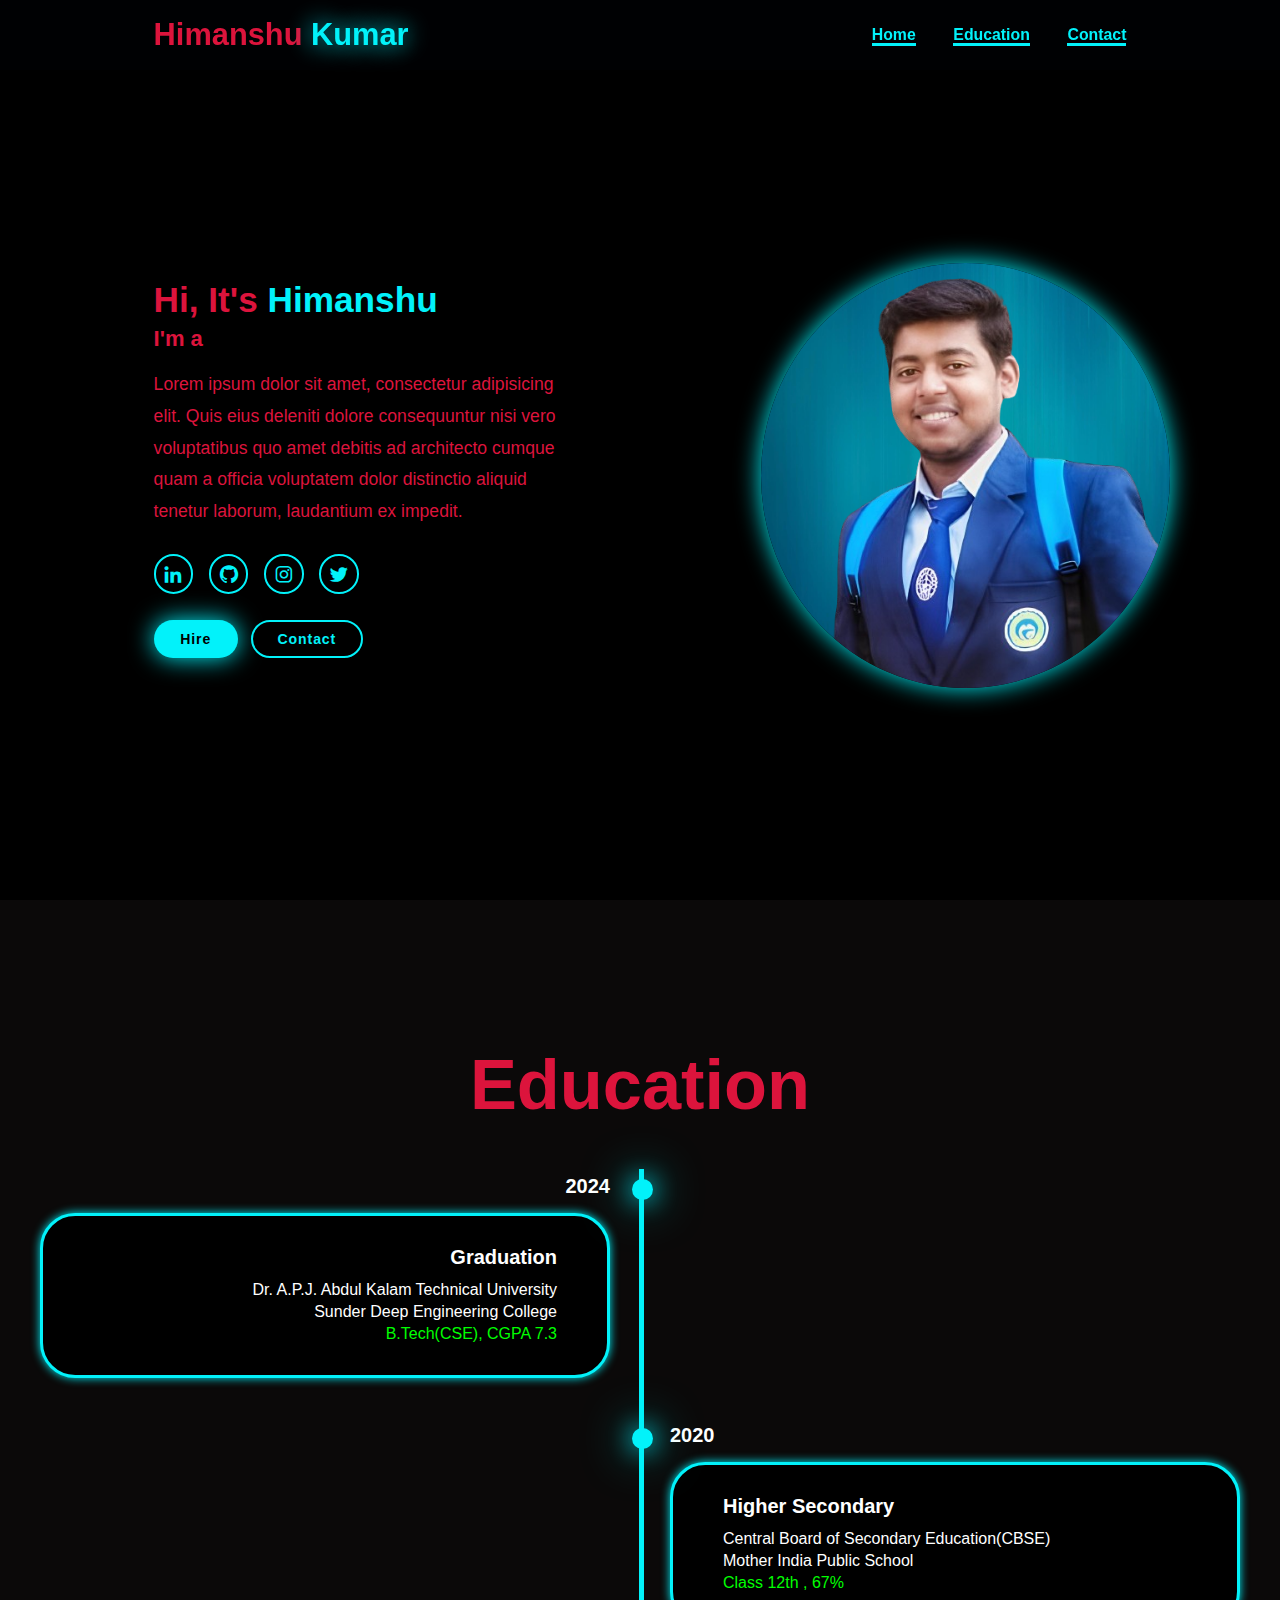
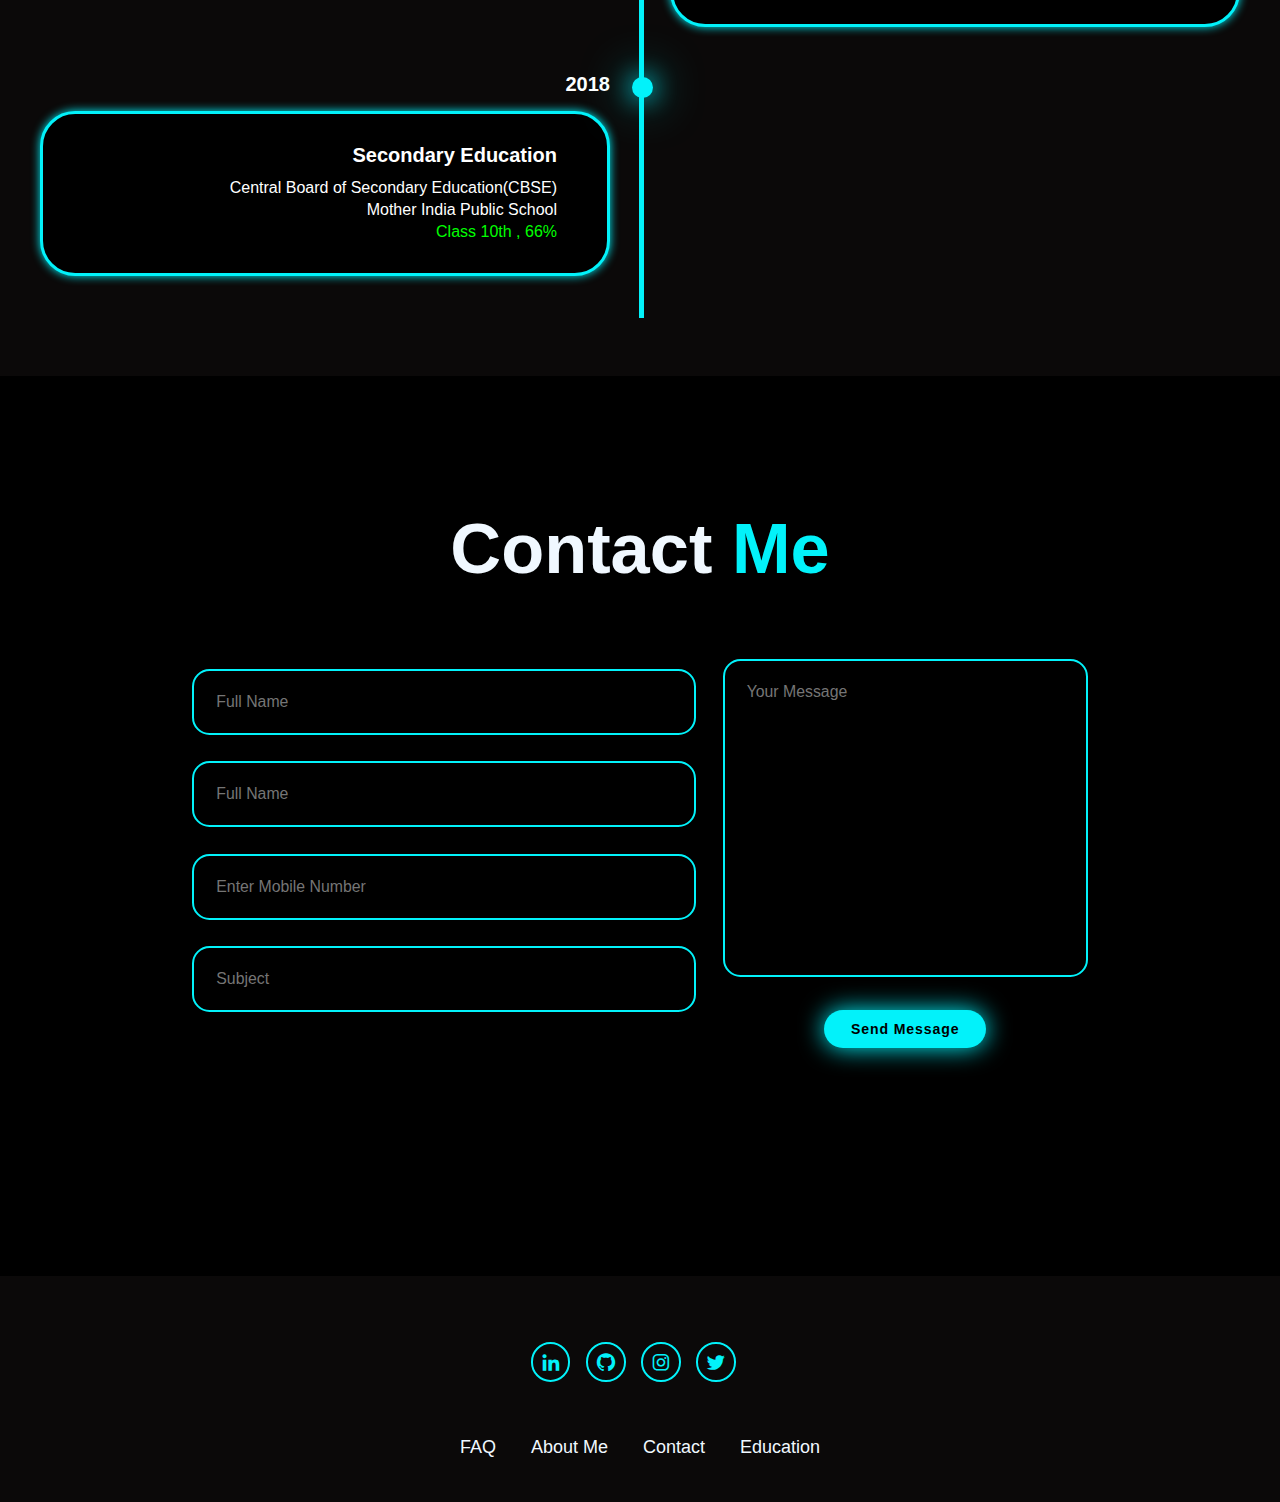
<file: index.html>
<!DOCTYPE html>
<html lang="en">

<head>
    <meta charset="UTF-8">
    <meta name="viewport" content="width=\, initial-scale=1.0">
    <title>Himanshu's Portfolio</title>
    <link rel="stylesheet" href="style.css">
    <link href='https://unpkg.com/boxicons@2.1.4/css/boxicons.min.css' rel='stylesheet'>
</head>

<body>
    <header class="header">
        <a href="#home" class="logo">Himanshu <span>Kumar</span></a>
        <i class='bx bx-menu' id="menu-icon"></i>
        <nav class="navbar">
            <a href="#home" class="active">Home</a>
            <a href="#education" class="active">Education</a>
            <a href="#contact" class="active">Contact</a>
        </nav>
    </header>
    <section class="home" id="home">
        <div class="home-content">
            <h1>Hi, It's <span>Himanshu</span></h1>
            <h3 class="text-animation">I'm a <span></span></h3>
            <p>Lorem ipsum dolor sit amet, consectetur adipisicing elit. Quis eius deleniti dolore consequuntur nisi
                vero voluptatibus quo amet debitis ad architecto cumque quam a officia voluptatem dolor distinctio
                aliquid tenetur laborum, laudantium ex impedit.</p>


            <div class="social-icons">
                <a href="https://www.linkedin.com/in/himanshu-kumar-184564223/"><i class='bx bxl-linkedin'></i></a>
                <a href="https://github.com/himanshkumar6"><i class='bx bxl-github'></i></a>
                <a href="https://www.instagram.com/himanshu_s_2002/"><i class='bx bxl-instagram'></i></a>
                <a href=""><i class='bx bxl-twitter'></i></a>
            </div>


            <div class="btn-group">
                <a href="#" class="btn">Hire</a>
                <a href="#contact" class="btn">Contact</a>
            </div>
        </div>

        <div class="home-img">
            <img src="logo.png" alt="Image n't Available">
        </div>
    </section>

    <section class="education" id="education">
        <h2 class="heading">Education</h2>

        <div class="timeline-items">
            <div class="timeline-item">
                <div class="timeline-dot"></div>
                <div class="timeline-date">2024</div>
                <div class="timeline-content">
                    <h3>Graduation</h3>
                    <p>
                        <span style="color: white;">Dr. A.P.J. Abdul Kalam Technical University</span>
                        <br>
                        <span style="color: white;">Sunder Deep Engineering College</span>
                        <br>
                        <span style="color: lime;">B.Tech(CSE), CGPA 7.3</span>
                    </p>
                </div>
            </div>

            <div class="timeline-item">
                <div class="timeline-dot"></div>
                <div class="timeline-date">2020</div>
                <div class="timeline-content">
                    <h3>Higher Secondary</h3>
                    <p> <span style="color: white;">Central Board of Secondary Education(CBSE)</span>
                        <br>
                        <span style="color: white;">Mother India Public School</span>
                        <br>
                        <span style="color: lime;">Class 12th , 67%</span>
                    </p>
                </div>
            </div>


            <div class="timeline-item">
                <div class="timeline-dot"></div>
                <div class="timeline-date">2018</div>
                <div class="timeline-content">
                    <h3>Secondary Education</h3>
                    <p><span style="color: white;">Central Board of Secondary Education(CBSE)</span>
                        <br>
                        <span style="color: white;">Mother India Public School</span>
                        <br>
                        <span style="color: lime;">Class 10th , 66%</span>
                    </p>
                </div>
            </div>
        </div>
    </section>


    <section class="contact" id="contact">
        <h2 class="heading">Contact <span>Me</span></h2>
        <form action="">
            <div class="input-group">
                <div class="input-box">
                    <input type="text" placeholder="Full Name">
                    <input type="email" placeholder="Full Name">
                </div>
                <div class="input-box">
                    <input type="number" placeholder="Enter Mobile Number">
                    <input type="text" placeholder="Subject">
                </div>
            </div>
            <div class="input-group-2" style="margin-top: 1.5rem;">
                <textarea name="" id="" cols="15" rows="15" placeholder="Your Message"></textarea>
                <input type="submit" value="Send Message" class="btn">
            </div>
        </form>
    </section>

    <footer class="footer">
        <div class="socials">
            <a href="https://www.linkedin.com/in/himanshu-kumar-184564223/"><i class='bx bxl-linkedin'></i></a>
            <a href="https://github.com/himanshkumar6"><i class='bx bxl-github'></i></a>
            <a href="https://www.instagram.com/himanshu_s_2002/"><i class='bx bxl-instagram'></i></a>
            <a href=""><i class='bx bxl-twitter'></i></a>
        </div>
        <ul class="list">
            <li>
                <a href="#">FAQ</a>
            </li>
            <li>
                <a href="#">About Me</a>
            </li>
            <li>
                <a href="#contact" id="contact">Contact</a>
            </li>
            <li>
                <a href="#education" id="education">Education</a>
            </li>
        </ul>
    </footer>
    <script src="script.js"></script>
</body>

</html>
</file>
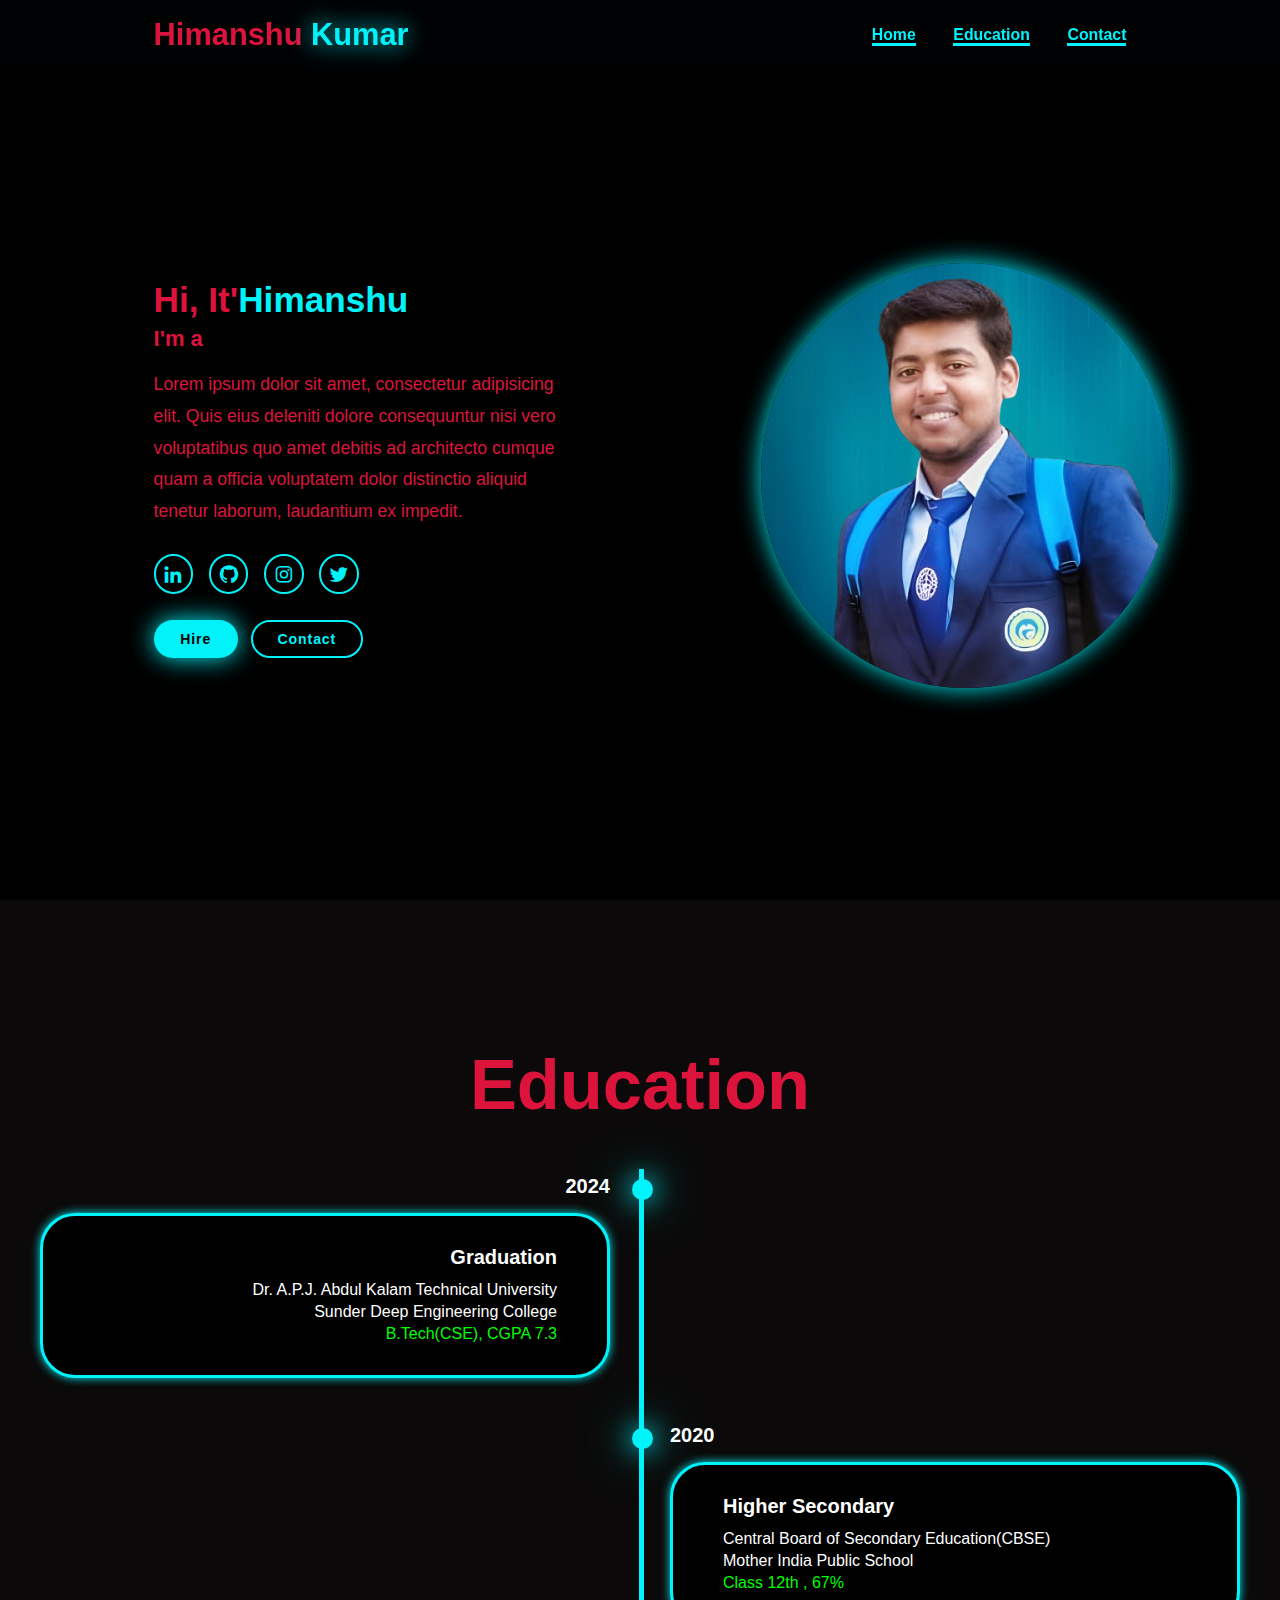
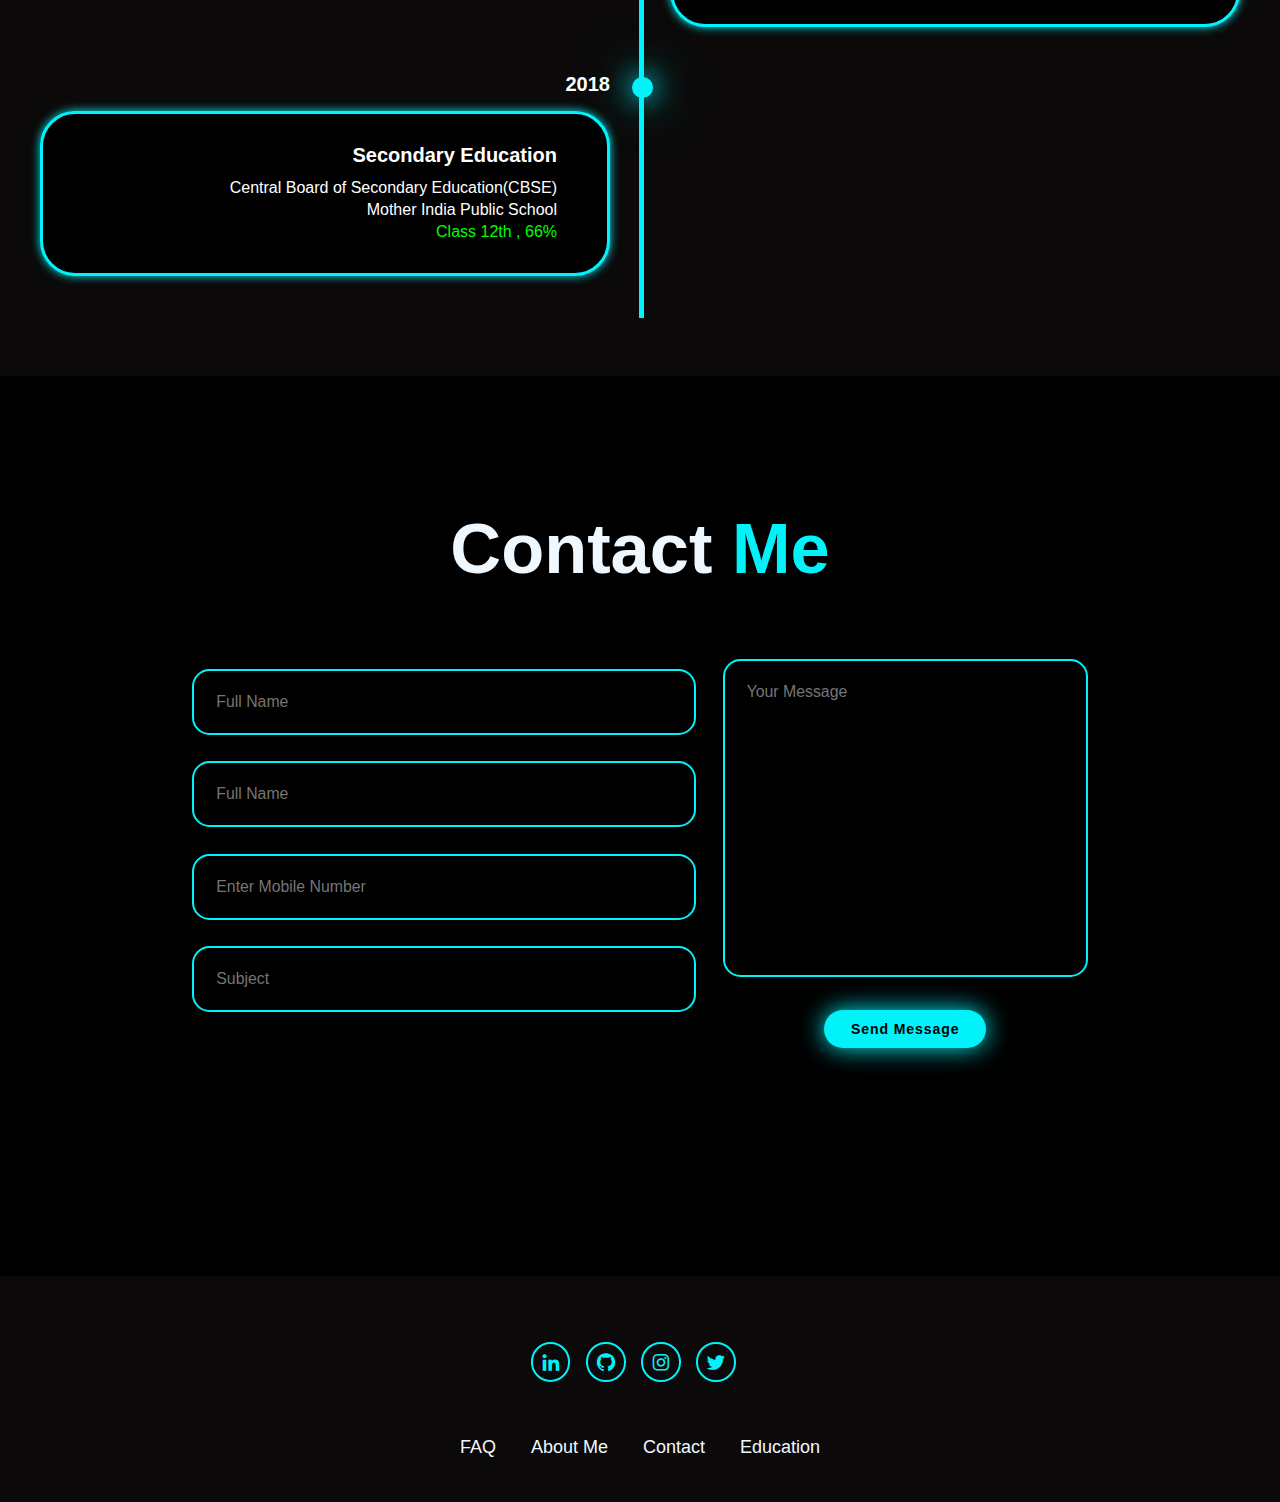
<file: portfolio Website/index.html>
<!DOCTYPE html>
<html lang="en">

<head>
    <meta charset="UTF-8">
    <meta name="viewport" content="width=\, initial-scale=1.0">
    <title>Himanshu's Portfolio</title>
    <link rel="stylesheet" href="style.css">
    <link href='https://unpkg.com/boxicons@2.1.4/css/boxicons.min.css' rel='stylesheet'>
</head>

<body>
    <header class="header">
        <a href="#home" class="logo">Himanshu <span>Kumar</span></a>
        <i class='bx bx-menu' id="menu-icon"></i>
        <nav class="navbar">
            <a href="#home" class="active">Home</a>
            <a href="#education" class="active">Education</a>
            <a href="contact" class="active">Contact</a>
        </nav>
    </header>
    <section class="home" id="home">
        <div class="home-content">
            <h1>Hi, It'<span>Himanshu</span></h1>
            <h3 class="text-animation">I'm a <span></span></h3>
            <p>Lorem ipsum dolor sit amet, consectetur adipisicing elit. Quis eius deleniti dolore consequuntur nisi
                vero voluptatibus quo amet debitis ad architecto cumque quam a officia voluptatem dolor distinctio
                aliquid tenetur laborum, laudantium ex impedit.</p>


            <div class="social-icons">
                <a href="https://www.linkedin.com/in/himanshu-kumar-184564223/"><i class='bx bxl-linkedin'></i></a>
                <a href="https://github.com/himanshkumar6"><i class='bx bxl-github'></i></a>
                <a href="https://www.instagram.com/himanshu_s_2002/"><i class='bx bxl-instagram'></i></a>
                <a href=""><i class='bx bxl-twitter'></i></a>
            </div>


            <div class="btn-group">
                <a href="#" class="btn">Hire</a>
                <a href="#contact" class="btn">Contact</a>
            </div>
        </div>

        <div class="home-img">
            <img src="logo.png" alt="Image n't Available">
        </div>
    </section>

    <section class="education" id="education">
        <h2 class="heading">Education</h2>

        <div class="timeline-items">
            <div class="timeline-item">
                <div class="timeline-dot"></div>
                <div class="timeline-date">2024</div>
                <div class="timeline-content">
                    <h3>Graduation</h3>
                    <p>
                        <span style="color: white;">Dr. A.P.J. Abdul Kalam Technical University</span>
                        <br>
                        <span style="color: white;">Sunder Deep Engineering College</span>
                        <br>
                        <span style="color: lime;">B.Tech(CSE), CGPA 7.3</span>
                    </p>
                </div>
            </div>

            <div class="timeline-item">
                <div class="timeline-dot"></div>
                <div class="timeline-date">2020</div>
                <div class="timeline-content">
                    <h3>Higher Secondary</h3>
                    <p> <span style="color: white;">Central Board of Secondary Education(CBSE)</span>
                        <br>
                        <span style="color: white;">Mother India Public School</span>
                        <br>
                        <span style="color: lime;">Class 12th , 67%</span>
                    </p>
                </div>
            </div>


            <div class="timeline-item">
                <div class="timeline-dot"></div>
                <div class="timeline-date">2018</div>
                <div class="timeline-content">
                    <h3>Secondary Education</h3>
                    <p><span style="color: white;">Central Board of Secondary Education(CBSE)</span>
                        <br>
                        <span style="color: white;">Mother India Public School</span>
                        <br>
                        <span style="color: lime;">Class 12th , 66%</span>
                    </p>
                </div>
            </div>
        </div>
    </section>


    <section class="contact" id="contact">
        <h2 class="heading">Contact <span>Me</span></h2>
        <form action="">
            <div class="input-group">
                <div class="input-box">
                    <input type="text" placeholder="Full Name">
                    <input type="email" placeholder="Full Name">
                </div>
                <div class="input-box">
                    <input type="number" placeholder="Enter Mobile Number">
                    <input type="text" placeholder="Subject">
                </div>
            </div>
            <div class="input-group-2" style="margin-top: 1.5rem;">
                <textarea name="" id="" cols="15" rows="15" placeholder="Your Message"></textarea>
                <input type="submit" value="Send Message" class="btn">
            </div>
        </form>
    </section>

    <footer class="footer">
        <div class="socials">
            <a href="https://www.linkedin.com/in/himanshu-kumar-184564223/"><i class='bx bxl-linkedin'></i></a>
            <a href="https://github.com/himanshkumar6"><i class='bx bxl-github'></i></a>
            <a href="https://www.instagram.com/himanshu_s_2002/"><i class='bx bxl-instagram'></i></a>
            <a href=""><i class='bx bxl-twitter'></i></a>
        </div>
        <ul class="list">
            <li>
                <a href="#">FAQ</a>
            </li>
            <li>
                <a href="#">About Me</a>
            </li>
            <li>
                <a href="#contact" id="contact">Contact</a>
            </li>
            <li>
                <a href="#education" id="education">Education</a>
            </li>
        </ul>
    </footer>
    <script src="script.js"></script>
</body>

</html>
</file>
<file: style.css>
* {
  margin: 0;
  padding: 0;
  box-sizing: border-box;
  text-decoration: none;
  border: none;
  outline: none;
  scroll-behavior: smooth;
  font-family: "Poppins", sans-serif;
}

:root {
  --bg-color: rgb(0, 0, 0);
  --second-bg-color: rgba(17, 14, 14, 0.673);
  --text-color: rgb(220, 20, 60);
  --main-color: rgb(2, 242, 250);
}

html {
  font-size: 60%;
  overflow-x: hidden;
}

body {
  background: var(--bg-color);
  color: var(--text-color);
}

.header {
  position: fixed;
  top: 0;
  left: 0;
  height: 5%;
  width: 100%;
  padding: 4rem 12% 4rem;
  background: rgba(0, 3, 8, 0.342);
  backdrop-filter: blur(10px);
  display: flex;
  justify-content: space-between;
  align-items: center;
  z-index: 5;
}

.logo {
  font-size: 3.5rem;
  color: var(--text-color);
  font-weight: 800;
  cursor: pointer;
  transition: 0.3s ease;
}

.logo:hover {
  transform: scale(1.1);
}

.logo span {
  text-shadow: 0 0 25px var(--main-color);
}

.navbar a {
  font-size: 1.8rem;
  color: var(--text-color);
  margin-left: 4rem;
  font-weight: 650;
  transition: 0.3s ease;
  border-bottom: 3px solid transparent;
}

.navbar a:hover,
.navbar a.active {
  color: var(--main-color);
  border-bottom: 3px solid var(--main-color);
}

#menu-icon {
  font-size: 3.6rem;
  color: var(--main-color);
  display: none;
}

section {
  min-height: 100vh;
  padding: 10rem 12% 10rem;
}

.home {
  display: flex;
  justify-content: center;
  align-items: center;
  gap: 15rem;
}

.home-content {
  display: flex;
  align-items: baseline;
  flex-direction: column;
  text-align: left;
  justify-content: center;
  margin-top: 3rem;
}

span {
  color: var(--main-color);
}

.logo span {
  color: var(--main-color);
}

.home-content h3 {
  margin-bottom: 2rem;
  margin-top: 1rem;
  font-size: 2.5rem;
}

.home-content h1 {
  font-size: 4rem;
  font-weight: 700;
  margin-top: 1.5rem;
  line-height: 1;
}

.home-img {
  border-radius: 50%;
}

.home-img img {
  position: relative;
  top: 3rem;
  left: 5rem;
  width: 32vw;
  border-radius: 50%;
  box-shadow: 0 0 25px var(--main-color);
  cursor: pointer;
  transition: 0.4s ease-in-out;
}

.home-img img:hover {
  box-shadow: 0 0 25px var(--main-color), 0 0 50px var(--main-color),
    0 0 100px var(--main-color);
}

.home-content p {
  font-size: 2rem;
  font-weight: 500;
  line-height: 1.8;
  max-width: 1000px;
}

.social-icons a {
  display: inline-flex;
  justify-content: center;
  align-items: center;
  width: 4.5rem;
  height: 4.5rem;
  background: transparent;
  border: 2px solid var(--main-color);
  font-size: 2.5rem;
  border-radius: 50%;
  color: var(--main-color);
  margin: 3rem 1.5rem 3rem 0;
  transition: 0.3s ease-in-out;
}

.social-icons a:hover {
  color: var(--text-color);
  transform: scale(1.3) translateY(-5px);
  box-shadow: 0 0 25px var(--main-color);
  background-color: var(--main-color);
}

.btn {
  display: inline-block;
  padding: 1rem 2.8rem;
  background: var(--main-color);
  box-shadow: 0 0 25px var(--main-color);
  border-radius: 4rem;
  font-size: 1.6rem;
  color: black;
  border: 2px solid transparent;
  letter-spacing: 0.1rem;
  font-weight: 700;
  transition: 0.3s ease-in-out;
  cursor: pointer;
}

.btn:hover {
  transform: scale(1.05);
  box-shadow: 0 0 50px var(--main-color);
}

.btn-group {
  display: flex;
  align-items: center;
  gap: 1.5rem;
}

.btn-group a:nth-of-type(2) {
  background-color: black;
  color: var(--main-color);
  border: 2px solid var(--main-color);
  box-shadow: 0 0 25px transparent;
}

.btn-group a:nth-of-type(2):hover {
  box-shadow: 0 0 25px var(--main-color);
  background-color: var(--main-color);
  color: black;
}

.text-animation {
  font-size: 34px;
  font-weight: 600;
  min-width: 280px;
}

.text-animation span {
  position: relative;
}

.text-animation span::before {
  content: "Frontend Web Developer";
  color: var(--main-color);
  animation: words 20s infinite;
}

.text-animation span::after {
  content: "";
  background-color: var(--bg-color);
  position: absolute;
  width: calc(100% + 8px);
  height: 100%;
  border-left: 3px solid var(--bg-color);
  right: -8px;
  animation: cursor 0.6s infinite, typing 20s steps(14) infinite;
}

@keyframes cursor {
  to {
    border-left: 2px solid var(--main-color);
  }
}

@keyframes words {
  0%,
  20% {
    content: "MERN Full Stack";
  }

  21%,
  40% {
    content: "Solidity Developer";
  }

  41%,
  60% {
    content: "Content Writer";
  }

  61%,
  80% {
    content: "Video Editior";
  }

  81%,
  100% {
    content: "Logo Designer";
  }
}

@keyframes typing {
  10%,
  15%,
  30%,
  35%,
  50%,
  55%,
  70%,
  75%,
  90%,
  95% {
    width: 0;
  }

  5%,
  20%,
  25%,
  40%,
  45%,
  60%,
  65%,
  80%,
  85% {
    width: calc(100% + 8px);
  }
}

.heading {
  font-size: 8rem;
  text-align: center;
  margin: 5rem 0;
}

.education {
  padding: 100px 15px;
  background: var(--second-bg-color);
}

.education h2 {
  margin-bottom: 5rem;
}

.timeline-items {
  max-width: 1200px;
  margin: auto;
  display: flex;
  flex-wrap: wrap;
  position: relative;
}

.timeline-item::before {
  content: "";
  position: absolute;
  width: 5px;
  height: 120%;
  background-color: var(--main-color);
  left: calc(50% - 1px);
}

.timeline-item {
  margin-bottom: 40px;
  width: 100%;
  position: relative;
}

.timeline-item:last-child {
  margin-bottom: 0;
}

.timeline-item:nth-child(odd) {
  padding-right: calc(50% + 30px);
  text-align: right;
}

.timeline-item:nth-child(even) {
  padding-left: calc(50% + 30px);
}

.timeline-dot {
  height: 21px;
  width: 21px;
  background-color: var(--main-color);
  box-shadow: 0 0 25px var(--main-color), 0 0 50px var(--main-color);
  position: absolute;
  left: calc(50% - 8px);
  border-radius: 50%;
  top: 10px;
}

.timeline-date {
  font-size: 20px;
  font-weight: 800;
  color: white;
  margin: 6px 0 15px;
}

.timeline-content {
  background-color: var(--bg-color);
  border: 3px solid var(--main-color);
  padding: 30px 50px;
  border-radius: 4rem;
  box-shadow: 0 0 10px var(--main-color);
  cursor: pointer;
  transition: 0.3s ease-in-out;
}

.timeline-content:hover {
  transform: scale(1.05);
  box-shadow: 0 0 25px var(--main-color);
}

.timeline-content h3 {
  font-size: 20px;
  color: white;
  margin: 0 0 10px;
  font-weight: 600;
}

.timeline-content p {
  color: white;
  font-size: 16px;
  font-weight: 300;
  line-height: 22px;
}

::-webkit-scrollbar {
  width: 15px;
}

::-webkit-scrollbar-thumb {
  background-color: var(--main-color);
}

::-webkit-scrollbar-track {
  background-color: var(--bg-color);
  width: 50px;
}

.services {
  background-color: var(--bg-color);
  color: black;
}

.services h2 {
  margin-bottom: 5rem;
  color: white;
}

.services-container {
  display: grid;
  grid-template-columns: repeat(2, 1fr);
  align-items: center;
  gap: 2.5rem;
}

.service-box {
  background-color: var(--main-color);
  height: 300px;
  border-radius: 3rem;
  border: 5px solid transparent;
  cursor: pointer;
  transition: 0.4s ease-in-out;
}

.service-box:hover {
  background-color: rgb(245, 244, 244);
  color: black;
  border: 5px solid var(--main-color);
  transform: scale(1.03);
}

.service-box .service-info {
  display: flex;
  flex-direction: column;
  text-align: left;
  max-height: 200px;
  justify-content: left;
  align-items: baseline;
  padding: 5rem 5rem;
}

.service-info h4 {
  font-size: 3rem;
  font-weight: 800;
  line-height: 2;
}

.service-info p {
  font-size: 1.6rem;
  font-weight: 600;
  max-height: 100px;
  line-height: 1.7;
  margin: auto;
}

.contact {
  background-color: var(--bg-color);
}

.contact h2 {
  margin-bottom: 3rem;
  color: aliceblue;
}

.contact form {
  display: flex;
  align-items: center;
  justify-content: center;
  gap: 3rem;
  margin: 5rem auto;
  text-align: center;
}

.contact form .input-box {
  display: flex;
  justify-content: center;
  flex-wrap: wrap;
}

.contact form .input-box input,
.contact form textarea {
  width: 100%;
  padding: 2.5rem;
  font-size: 1.8rem;
  color: var(--text-color);
  background: var(--bg-color);
  border-radius: 2rem;
  border: 2px solid var(--main-color);
  margin: 1.5rem 0;
  resize: none;
}

.contact form .btn {
  margin-top: 2rem;
}

.footer {
  position: relative;
  bottom: 0;
  width: 100%;
  padding: 40px 0;
  background-color: var(--second-bg-color);
}

.footer .socials {
  text-align: center;
  padding-bottom: 25px;
  color: var(--main-color);
}

.footer .socials a {
  display: inline-flex;
  justify-content: center;
  align-items: center;
  width: 4.5rem;
  height: 4.5rem;
  background: transparent;
  border: 2px solid var(--main-color);
  font-size: 2.5rem;
  border-radius: 50%;
  color: var(--main-color);
  margin: 3rem 1.5rem 3rem 0;
  transition: 0.3s ease-in-out;
}

.footer .socials a:hover {
  color: var(--text-color);
  transform: scale(1.3) translateY(-5px);
  box-shadow: 0 0 25px var(--main-color);
  background-color: var(--main-color);
}

.footer ul {
  margin-top: 0;
  padding: 0;
  font-size: 18px;
  line-height: 1.6;
  margin-bottom: 0;
  text-align: center;
}

.footer ul li a {
  color: aliceblue;
  border-bottom: 3px solid transparent;
  transition: 0.3s ease-in-out;
}

.footer ul li a:hover {
  border-bottom: 3px solid var(--main-color);
}

.footer ul li {
  display: inline-block;
  padding: 0 15px;
}
.footer .copyright {
  margin-top: 50px;
  text-align: center;
  font-size: 18px;
  color: white;
}

@media (max-width: 1285px) {
  html {
    font-size: 55%;
  }
  .services-container {
    padding-bottom: 7rem;
    grid-template-columns: repeat(2, 1fr);
    margin: 0 5rem;
  }
}
@media (max-width: 991px) {
  header {
    padding: 3rem 3%;
  }
  section {
    padding: 10rem 3% 2rem;
  }
  .timeline-item:nth-child(odd) {
    padding-right: 0;
    text-align: left;
  }
  .timeline-item:nth-child(odd),
  .timeline-item:nth-child(even) {
    padding-left: 37px;
  }
  .timeline-dot {
    left: 0;
  }
  .timeline-item::before {
    left: 7px;
  }
  .services {
    padding-bottom: 7rem;
  }
  .contact form {
    flex-direction: column;
  }
  .footer {
    padding: 2rem 3%;
  }
}

@media (max-width: 895px) {
  #menu-icon {
    display: block;
  }
  .navbar {
    position: absolute;
    top: 100%;
    right: 0;
    width: 50%;
    padding: 1rem 3%;
    background: rgba(0, 0, 0, 0.596);
    backdrop-filter: blur(20px);
    border-bottom-left-radius: 2rem;
    border-left: 2px solid var(--main-color);
    border-bottom: 2px solid var(--main-color);
    display: none;
  }
  .navbar.active {
    display: block;
  }
  .navbar a {
    display: block;
    font-size: 2rem;
    margin: 3rem 0;
    color: aliceblue;
  }
  .home {
    flex-direction: column-reverse;
    margin: 5rem 4rem;
  }
  .home-content h3 {
    font-size: 2.8rem;
  }
  .home-content h1 {
    margin-top: 3rem;
  }
  .home-content p {
    max-width: 600px;
    margin: 0 auto;
  }
  .home-img img {
    margin-right: 10rem;
    width: 75vw;
  }
  .services h2 {
    margin-bottom: 3rem;
  }
  .services-container {
    grid-template-columns: repeat(1, 1fr);
  }
}
@media (max-width: 400px) {
  .header {
    height: 20%;
  }
}
@media (max-width: 991px) {
  .header {
    height: 12%;
    padding: 0 10px;
  }
}

@media (max-width: 895px) {
  .home-content h1 {
    font-size: 33px;
  }
}
</file>
<file: portfolio Website/style.css>
* {
  margin: 0;
  padding: 0;
  box-sizing: border-box;
  text-decoration: none;
  border: none;
  outline: none;
  scroll-behavior: smooth;
  font-family: "Poppins", sans-serif;
}

:root {
  --bg-color: rgb(0, 0, 0);
  --second-bg-color: rgba(17, 14, 14, 0.673);
  --text-color: rgb(220, 20, 60);
  --main-color: rgb(2, 242, 250);
}

html {
  font-size: 60%;
  overflow-x: hidden;
}

body {
  background: var(--bg-color);
  color: var(--text-color);
}

.header {
  position: fixed;
  top: 0;
  left: 0;
  height: 5%;
  width: 100%;
  padding: 4rem 12% 4rem;
  background: rgba(0, 3, 8, 0.342);
  backdrop-filter: blur(10px);
  display: flex;
  justify-content: space-between;
  align-items: center;
  z-index: 5;
}

.logo {
  font-size: 3.5rem;
  color: var(--text-color);
  font-weight: 800;
  cursor: pointer;
  transition: 0.3s ease;
}

.logo:hover {
  transform: scale(1.1);
}

.logo span {
  text-shadow: 0 0 25px var(--main-color);
}

.navbar a {
  font-size: 1.8rem;
  color: var(--text-color);
  margin-left: 4rem;
  font-weight: 650;
  transition: 0.3s ease;
  border-bottom: 3px solid transparent;
}

.navbar a:hover,
.navbar a.active {
  color: var(--main-color);
  border-bottom: 3px solid var(--main-color);
}

#menu-icon {
  font-size: 3.6rem;
  color: var(--main-color);
  display: none;
}

section {
  min-height: 100vh;
  padding: 10rem 12% 10rem;
}

.home {
  display: flex;
  justify-content: center;
  align-items: center;
  gap: 15rem;
}

.home-content {
  display: flex;
  align-items: baseline;
  flex-direction: column;
  text-align: left;
  justify-content: center;
  margin-top: 3rem;
}

span {
  color: var(--main-color);
}

.logo span {
  color: var(--main-color);
}

.home-content h3 {
  margin-bottom: 2rem;
  margin-top: 1rem;
  font-size: 2.5rem;
}

.home-content h1 {
  font-size: 4rem;
  font-weight: 700;
  margin-top: 1.5rem;
  line-height: 1;
}

.home-img {
  border-radius: 50%;
}

.home-img img {
  position: relative;
  top: 3rem;
  left: 5rem;
  width: 32vw;
  border-radius: 50%;
  box-shadow: 0 0 25px var(--main-color);
  cursor: pointer;
  transition: 0.4s ease-in-out;
}

.home-img img:hover {
  box-shadow: 0 0 25px var(--main-color), 0 0 50px var(--main-color),
    0 0 100px var(--main-color);
}

.home-content p {
  font-size: 2rem;
  font-weight: 500;
  line-height: 1.8;
  max-width: 1000px;
}

.social-icons a {
  display: inline-flex;
  justify-content: center;
  align-items: center;
  width: 4.5rem;
  height: 4.5rem;
  background: transparent;
  border: 2px solid var(--main-color);
  font-size: 2.5rem;
  border-radius: 50%;
  color: var(--main-color);
  margin: 3rem 1.5rem 3rem 0;
  transition: 0.3s ease-in-out;
}

.social-icons a:hover {
  color: var(--text-color);
  transform: scale(1.3) translateY(-5px);
  box-shadow: 0 0 25px var(--main-color);
  background-color: var(--main-color);
}

.btn {
  display: inline-block;
  padding: 1rem 2.8rem;
  background: var(--main-color);
  box-shadow: 0 0 25px var(--main-color);
  border-radius: 4rem;
  font-size: 1.6rem;
  color: black;
  border: 2px solid transparent;
  letter-spacing: 0.1rem;
  font-weight: 700;
  transition: 0.3s ease-in-out;
  cursor: pointer;
}

.btn:hover {
  transform: scale(1.05);
  box-shadow: 0 0 50px var(--main-color);
}

.btn-group {
  display: flex;
  align-items: center;
  gap: 1.5rem;
}

.btn-group a:nth-of-type(2) {
  background-color: black;
  color: var(--main-color);
  border: 2px solid var(--main-color);
  box-shadow: 0 0 25px transparent;
}

.btn-group a:nth-of-type(2):hover {
  box-shadow: 0 0 25px var(--main-color);
  background-color: var(--main-color);
  color: black;
}

.text-animation {
  font-size: 34px;
  font-weight: 600;
  min-width: 280px;
}

.text-animation span {
  position: relative;
}

.text-animation span::before {
  content: "Frontend Web Developer";
  color: var(--main-color);
  animation: words 20s infinite;
}

.text-animation span::after {
  content: "";
  background-color: var(--bg-color);
  position: absolute;
  width: calc(100% + 8px);
  height: 100%;
  border-left: 3px solid var(--bg-color);
  right: -8px;
  animation: cursor 0.6s infinite, typing 20s steps(14) infinite;
}

@keyframes cursor {
  to {
    border-left: 2px solid var(--main-color);
  }
}

@keyframes words {
  0%,
  20% {
    content: "Frontend Web Designer";
  }

  21%,
  40% {
    content: "Solidity Developer";
  }

  41%,
  60% {
    content: "Content Writer";
  }

  61%,
  80% {
    content: "Video Editior";
  }

  81%,
  100% {
    content: "Logo Designer";
  }
}

@keyframes typing {
  10%,
  15%,
  30%,
  35%,
  50%,
  55%,
  70%,
  75%,
  90%,
  95% {
    width: 0;
  }

  5%,
  20%,
  25%,
  40%,
  45%,
  60%,
  65%,
  80%,
  85% {
    width: calc(100% + 8px);
  }
}

.heading {
  font-size: 8rem;
  text-align: center;
  margin: 5rem 0;
}

.education {
  padding: 100px 15px;
  background: var(--second-bg-color);
}

.education h2 {
  margin-bottom: 5rem;
}

.timeline-items {
  max-width: 1200px;
  margin: auto;
  display: flex;
  flex-wrap: wrap;
  position: relative;
}

.timeline-item::before {
  content: "";
  position: absolute;
  width: 5px;
  height: 120%;
  background-color: var(--main-color);
  left: calc(50% - 1px);
}

.timeline-item {
  margin-bottom: 40px;
  width: 100%;
  position: relative;
}

.timeline-item:last-child {
  margin-bottom: 0;
}

.timeline-item:nth-child(odd) {
  padding-right: calc(50% + 30px);
  text-align: right;
}

.timeline-item:nth-child(even) {
  padding-left: calc(50% + 30px);
}

.timeline-dot {
  height: 21px;
  width: 21px;
  background-color: var(--main-color);
  box-shadow: 0 0 25px var(--main-color), 0 0 50px var(--main-color);
  position: absolute;
  left: calc(50% - 8px);
  border-radius: 50%;
  top: 10px;
}

.timeline-date {
  font-size: 20px;
  font-weight: 800;
  color: white;
  margin: 6px 0 15px;
}

.timeline-content {
  background-color: var(--bg-color);
  border: 3px solid var(--main-color);
  padding: 30px 50px;
  border-radius: 4rem;
  box-shadow: 0 0 10px var(--main-color);
  cursor: pointer;
  transition: 0.3s ease-in-out;
}

.timeline-content:hover {
  transform: scale(1.05);
  box-shadow: 0 0 25px var(--main-color);
}

.timeline-content h3 {
  font-size: 20px;
  color: white;
  margin: 0 0 10px;
  font-weight: 600;
}

.timeline-content p {
  color: white;
  font-size: 16px;
  font-weight: 300;
  line-height: 22px;
}

::-webkit-scrollbar {
  width: 15px;
}

::-webkit-scrollbar-thumb {
  background-color: var(--main-color);
}

::-webkit-scrollbar-track {
  background-color: var(--bg-color);
  width: 50px;
}

.services {
  background-color: var(--bg-color);
  color: black;
}

.services h2 {
  margin-bottom: 5rem;
  color: white;
}

.services-container {
  display: grid;
  grid-template-columns: repeat(2, 1fr);
  align-items: center;
  gap: 2.5rem;
}

.service-box {
  background-color: var(--main-color);
  height: 300px;
  border-radius: 3rem;
  border: 5px solid transparent;
  cursor: pointer;
  transition: 0.4s ease-in-out;
}

.service-box:hover {
  background-color: rgb(245, 244, 244);
  color: black;
  border: 5px solid var(--main-color);
  transform: scale(1.03);
}

.service-box .service-info {
  display: flex;
  flex-direction: column;
  text-align: left;
  max-height: 200px;
  justify-content: left;
  align-items: baseline;
  padding: 5rem 5rem;
}

.service-info h4 {
  font-size: 3rem;
  font-weight: 800;
  line-height: 2;
}

.service-info p {
  font-size: 1.6rem;
  font-weight: 600;
  max-height: 100px;
  line-height: 1.7;
  margin: auto;
}

.contact {
  background-color: var(--bg-color);
}

.contact h2 {
  margin-bottom: 3rem;
  color: aliceblue;
}

.contact form {
  display: flex;
  align-items: center;
  justify-content: center;
  gap: 3rem;
  margin: 5rem auto;
  text-align: center;
}

.contact form .input-box {
  display: flex;
  justify-content: center;
  flex-wrap: wrap;
}

.contact form .input-box input,
.contact form textarea {
  width: 100%;
  padding: 2.5rem;
  font-size: 1.8rem;
  color: var(--text-color);
  background: var(--bg-color);
  border-radius: 2rem;
  border: 2px solid var(--main-color);
  margin: 1.5rem 0;
  resize: none;
}

.contact form .btn {
  margin-top: 2rem;
}

.footer {
  position: relative;
  bottom: 0;
  width: 100%;
  padding: 40px 0;
  background-color: var(--second-bg-color);
}

.footer .socials {
  text-align: center;
  padding-bottom: 25px;
  color: var(--main-color);
}

.footer .socials a {
  display: inline-flex;
  justify-content: center;
  align-items: center;
  width: 4.5rem;
  height: 4.5rem;
  background: transparent;
  border: 2px solid var(--main-color);
  font-size: 2.5rem;
  border-radius: 50%;
  color: var(--main-color);
  margin: 3rem 1.5rem 3rem 0;
  transition: 0.3s ease-in-out;
}

.footer .socials a:hover {
  color: var(--text-color);
  transform: scale(1.3) translateY(-5px);
  box-shadow: 0 0 25px var(--main-color);
  background-color: var(--main-color);
}

.footer ul {
  margin-top: 0;
  padding: 0;
  font-size: 18px;
  line-height: 1.6;
  margin-bottom: 0;
  text-align: center;
}

.footer ul li a {
  color: aliceblue;
  border-bottom: 3px solid transparent;
  transition: 0.3s ease-in-out;
}

.footer ul li a:hover {
  border-bottom: 3px solid var(--main-color);
}

.footer ul li {
  display: inline-block;
  padding: 0 15px;
}
.footer .copyright {
  margin-top: 50px;
  text-align: center;
  font-size: 18px;
  color: white;
}

@media (max-width: 1285px) {
  html {
    font-size: 55%;
  }
  .services-container {
    padding-bottom: 7rem;
    grid-template-columns: repeat(2, 1fr);
    margin: 0 5rem;
  }
}
@media (max-width: 991px) {
  header {
    padding: 3rem 3%;
  }
  section {
    padding: 10rem 3% 2rem;
  }
  .timeline-item:nth-child(odd) {
    padding-right: 0;
    text-align: left;
  }
  .timeline-item:nth-child(odd),
  .timeline-item:nth-child(even) {
    padding-left: 37px;
  }
  .timeline-dot {
    left: 0;
  }
  .timeline-item::before {
    left: 7px;
  }
  .services {
    padding-bottom: 7rem;
  }
  .contact form {
    flex-direction: column;
  }
  .footer {
    padding: 2rem 3%;
  }
}

@media (max-width: 895px) {
  #menu-icon {
    display: block;
  }
  .navbar {
    position: absolute;
    top: 100%;
    right: 0;
    width: 50%;
    padding: 1rem 3%;
    background: rgba(0, 0, 0, 0.596);
    backdrop-filter: blur(20px);
    border-bottom-left-radius: 2rem;
    border-left: 2px solid var(--main-color);
    border-bottom: 2px solid var(--main-color);
    display: none;
  }
  .navbar.active {
    display: block;
  }
  .navbar a {
    display: block;
    font-size: 2rem;
    margin: 3rem 0;
    color: aliceblue;
  }
  .home {
    flex-direction: column-reverse;
    margin: 5rem 4rem;
  }
  .home-content h3 {
    font-size: 2.8rem;
  }
  .home-content h1 {
    font-size: 8rem;
    margin-top: 3rem;
  }
  .home-content p {
    max-width: 600px;
    margin: 0 auto;
  }
  .home-img img {
    margin-right: 10rem;
    width: 56vw;
  }
  .services h2 {
    margin-bottom: 3rem;
  }
  .services-container {
    grid-template-columns: repeat(1, 1fr);
  }
}
@media (max-width: 400px) {
  .header {
    height: 20%;
  }
}
@media (max-width: 991px) {
  .header {
    height: 12%;
    padding: 0 10px;
  }
}
</file>
